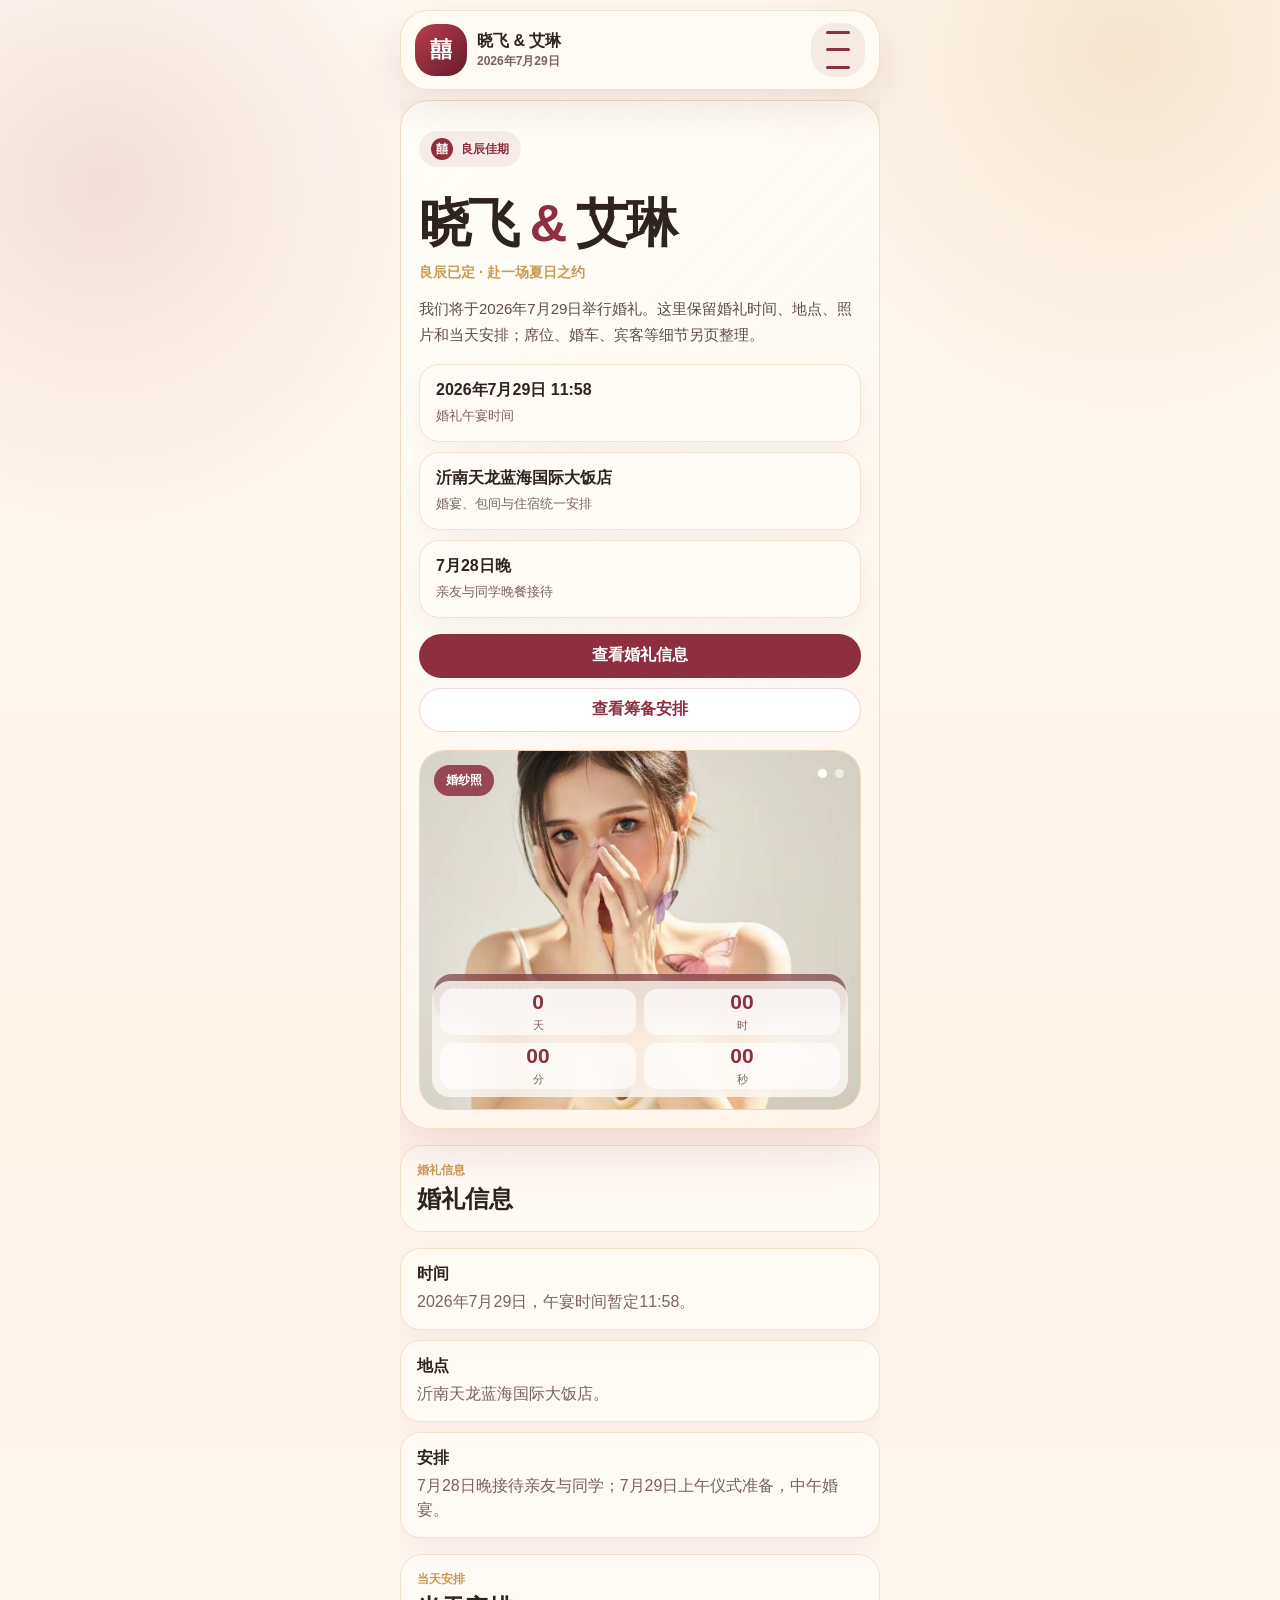
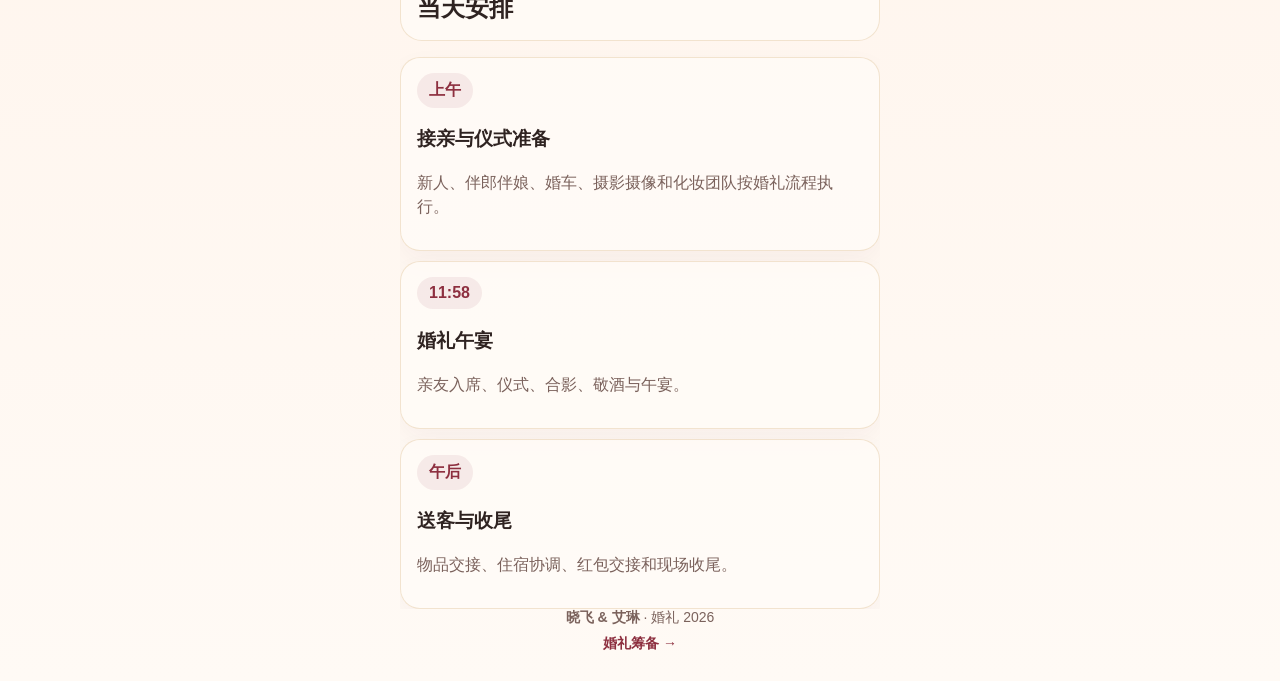
<file: index.html>
<!doctype html>
<html lang="zh-CN">
<head>
  <meta charset="utf-8">
  <meta name="viewport" content="width=device-width, initial-scale=1">
  <title>晓飞 &amp; 艾琳的婚礼</title>
  <meta name="description" content="晓飞与艾琳的婚礼首页。">
  <meta name="theme-color" content="#8d2f3f">
  <meta http-equiv="Cache-Control" content="no-cache, no-store, must-revalidate">
  <meta http-equiv="Pragma" content="no-cache">
  <meta http-equiv="Expires" content="0">
  <style>
    :root{--red:#8d2f3f;--deep:#2f2321;--gold:#c89b54;--muted:#7b625c;--paper:#fffdf8}
    *{box-sizing:border-box}html,body{margin:0;max-width:100%;overflow-x:hidden}body{font-family:-apple-system,BlinkMacSystemFont,"Segoe UI","PingFang SC","Microsoft YaHei",Arial,sans-serif;color:var(--deep);background:radial-gradient(circle at 8% 8%,rgba(141,47,63,.13),transparent 22rem),radial-gradient(circle at 88% 2%,rgba(200,155,84,.22),transparent 24rem),linear-gradient(180deg,#fff9f2,#fff3ea 48%,#fffaf5)}a{color:inherit;text-decoration:none}
    .topbar{position:sticky;top:8px;z-index:20;display:flex;align-items:center;justify-content:space-between;width:min(100% - 20px,480px);margin:10px auto;padding:12px 14px;border:1px solid rgba(200,155,84,.28);border-radius:28px;background:rgba(255,250,244,.94);box-shadow:0 16px 42px rgba(95,25,40,.11);backdrop-filter:blur(16px)}.brand{display:flex;align-items:center;gap:10px;min-width:0;color:var(--red);font-weight:900}.seal{display:grid;place-items:center;width:52px;height:52px;border-radius:20px;background:linear-gradient(135deg,#b83f50,#651a29);color:#fff;font-family:"STSong","Songti SC","SimSun",serif;font-size:22px}.brand strong{display:block;color:#2f2321;font-size:16px;line-height:1.25}.brand small{display:block;margin-top:2px;color:var(--muted);font-size:12px}.menu{display:grid;place-items:center;width:54px;height:54px;border:0;border-radius:22px;background:rgba(141,47,63,.08);color:var(--red)}.menu span{display:block;width:24px;height:3px;margin:3px;border-radius:99px;background:currentColor}.nav{position:absolute;left:10px;right:10px;top:calc(100% + 8px);display:none;grid-template-columns:repeat(2,1fr);gap:8px;padding:12px;border-radius:22px;background:rgba(255,252,247,.97);box-shadow:0 18px 48px rgba(95,25,40,.14)}.nav.open{display:grid}.nav a{display:flex;align-items:center;justify-content:center;min-height:38px;border-radius:14px;background:rgba(141,47,63,.06);color:var(--red);font-size:13px;font-weight:900}
    main{width:min(100% - 20px,480px);margin:0 auto 34px}.hero{position:relative;overflow:hidden;padding:20px;border:1px solid rgba(200,155,84,.30);border-radius:30px;background:linear-gradient(135deg,rgba(255,253,248,.92),rgba(255,244,235,.76));box-shadow:0 20px 56px rgba(95,25,40,.12)}.eyebrow{display:inline-flex;align-items:center;gap:8px;padding:7px 12px;border-radius:999px;background:rgba(141,47,63,.08);color:var(--red);font-size:12px;font-weight:900}.eyebrow:before{content:"囍";display:grid;place-items:center;width:22px;height:22px;border-radius:50%;background:var(--red);color:#fff;font-family:"STSong","Songti SC","SimSun",serif}h1{margin:16px 0 0;font-size:clamp(40px,13vw,56px);line-height:1.05;letter-spacing:-.05em;word-break:keep-all}h1 span{color:var(--red)}.subtitle{margin:12px 0 0;color:var(--gold);font-size:14px;font-weight:900}.lead{margin:14px 0 0;color:#5f4c47;font-size:15px;line-height:1.72}.meta-grid,.info-grid,.timeline{display:grid;grid-template-columns:1fr;gap:10px;margin-top:16px}.meta-card,.info-card,.time-item{padding:15px 16px;border:1px solid rgba(200,155,84,.24);border-radius:20px;background:rgba(255,252,247,.76);box-shadow:0 10px 26px rgba(95,25,40,.045)}.meta-card b,.info-card b{display:block;font-size:16px}.meta-card small,.info-card span,.time-item p{display:block;margin-top:5px;color:var(--muted);line-height:1.5}.actions{display:grid;grid-template-columns:1fr;gap:10px;margin-top:16px}.btn{display:flex;align-items:center;justify-content:center;min-height:44px;border-radius:999px;border:1px solid rgba(141,47,63,.18);background:#fff;color:var(--red);font-weight:900}.btn.primary{background:var(--red);color:#fff}.photo-card{position:relative;overflow:hidden;width:100%;min-height:360px;margin:18px 0 0;border:1px solid rgba(200,155,84,.34);border-radius:26px;background:#fff7ee}.photo-card img{position:absolute;inset:0;width:100%;height:100%;object-fit:cover;object-position:center 43%;opacity:0;transition:opacity .7s}.photo-card img.active{opacity:1}.photo-badge{position:absolute;left:14px;top:14px;z-index:5;padding:7px 12px;border-radius:999px;background:rgba(141,47,63,.86);color:#fff;font-size:12px;font-weight:900}.photo-dots{position:absolute;right:16px;top:18px;z-index:6;display:flex;gap:8px}.photo-dots button{width:9px;height:9px;padding:0;border:0;border-radius:50%;background:rgba(255,255,255,.6)}.photo-dots button.active{background:#fff}.photo-caption{position:absolute;left:14px;right:14px;bottom:90px;z-index:5;padding:12px 14px;border-radius:18px;background:rgba(95,25,40,.56);color:#fff;backdrop-filter:blur(16px)}.countdown{position:absolute;left:12px;right:12px;bottom:12px;z-index:6;display:grid;grid-template-columns:repeat(2,1fr);gap:8px;padding:8px;border-radius:18px;background:rgba(255,252,247,.78);backdrop-filter:blur(16px)}.countdown div{display:grid;place-items:center;min-height:46px;border-radius:13px;background:rgba(255,255,255,.65)}.countdown strong{color:var(--red);font-size:21px}.countdown span{color:var(--muted);font-size:11px}.section{margin-top:16px}.section-head{padding:16px;border:1px solid rgba(200,155,84,.24);border-radius:22px;background:rgba(255,252,247,.76)}.section-head p{margin:0;color:var(--gold);font-size:12px;font-weight:900}.section-head h2{margin:4px 0 0;font-size:24px}.time{display:inline-flex;padding:7px 12px;border-radius:999px;background:rgba(141,47,63,.08);color:var(--red);font-weight:900}.footer{width:min(100% - 20px,480px);margin:0 auto 28px;text-align:center;color:var(--muted);font-size:14px}.footer a{display:inline-flex;margin-top:8px;color:var(--red);font-weight:900}
  </style>
  <link rel="stylesheet" href="assets/mobile.css?v=force-mobile-20260611-v2">
  <script src="assets/app.js?v=elegant-copy-20260611-v2" defer></script>
</head>
<body class="public-page">
  <header class="topbar">
    <a class="brand" href="#home"><span class="seal">囍</span><span><strong>晓飞 &amp; 艾琳</strong><small>2026年7月29日</small></span></a>
    <button class="menu" id="menu" aria-label="展开导航"><span></span><span></span><span></span></button>
    <nav class="nav" id="nav"><a href="#info">婚礼信息</a><a href="#schedule">当天安排</a><a href="internal.html">婚礼筹备</a></nav>
  </header>
  <main>
    <section id="home" class="hero">
      <p class="eyebrow">良辰佳期</p>
      <h1>晓飞 <span>&amp;</span> 艾琳</h1>
      <p class="subtitle">良辰已定 · 赴一场夏日之约</p>
      <p class="lead">我们将于2026年7月29日举行婚礼。这里保留婚礼时间、地点、照片和当天安排；席位、婚车、宾客等细节另页整理。</p>
      <div class="meta-grid">
        <article class="meta-card"><b>2026年7月29日 11:58</b><small>婚礼午宴时间</small></article>
        <article class="meta-card"><b>沂南天龙蓝海国际大饭店</b><small>婚宴、包间与住宿统一安排</small></article>
        <article class="meta-card"><b>7月28日晚</b><small>亲友与同学晚餐接待</small></article>
      </div>
      <div class="actions"><a class="btn primary" href="#info">查看婚礼信息</a><a class="btn" href="internal.html">查看筹备安排</a></div>
      <figure class="photo-card" id="photoCarousel"><div class="photo-badge">婚纱照</div><div class="photo-dots" id="photoDots"></div><figcaption class="photo-caption"><strong>我们的婚纱照</strong><small>晓飞 &amp; 艾琳</small></figcaption><div class="countdown"><div><strong id="d">--</strong><span>天</span></div><div><strong id="h">--</strong><span>时</span></div><div><strong id="m">--</strong><span>分</span></div><div><strong id="s">--</strong><span>秒</span></div></div></figure>
    </section>
    <section id="info" class="section"><div class="section-head"><p>婚礼信息</p><h2>婚礼信息</h2></div><div class="info-grid"><article class="info-card"><b>时间</b><span>2026年7月29日，午宴时间暂定11:58。</span></article><article class="info-card"><b>地点</b><span>沂南天龙蓝海国际大饭店。</span></article><article class="info-card"><b>安排</b><span>7月28日晚接待亲友与同学；7月29日上午仪式准备，中午婚宴。</span></article></div></section>
    <section id="schedule" class="section"><div class="section-head"><p>当天安排</p><h2>当天安排</h2></div><div class="timeline"><article class="time-item"><div class="time">上午</div><h3>接亲与仪式准备</h3><p>新人、伴郎伴娘、婚车、摄影摄像和化妆团队按婚礼流程执行。</p></article><article class="time-item"><div class="time">11:58</div><h3>婚礼午宴</h3><p>亲友入席、仪式、合影、敬酒与午宴。</p></article><article class="time-item"><div class="time">午后</div><h3>送客与收尾</h3><p>物品交接、住宿协调、红包交接和现场收尾。</p></article></div></section>
  </main>
  <footer class="footer"><strong>晓飞 &amp; 艾琳</strong><span> · 婚礼 2026</span><br><a href="internal.html">婚礼筹备 →</a></footer>
</body>
</html>
</file>
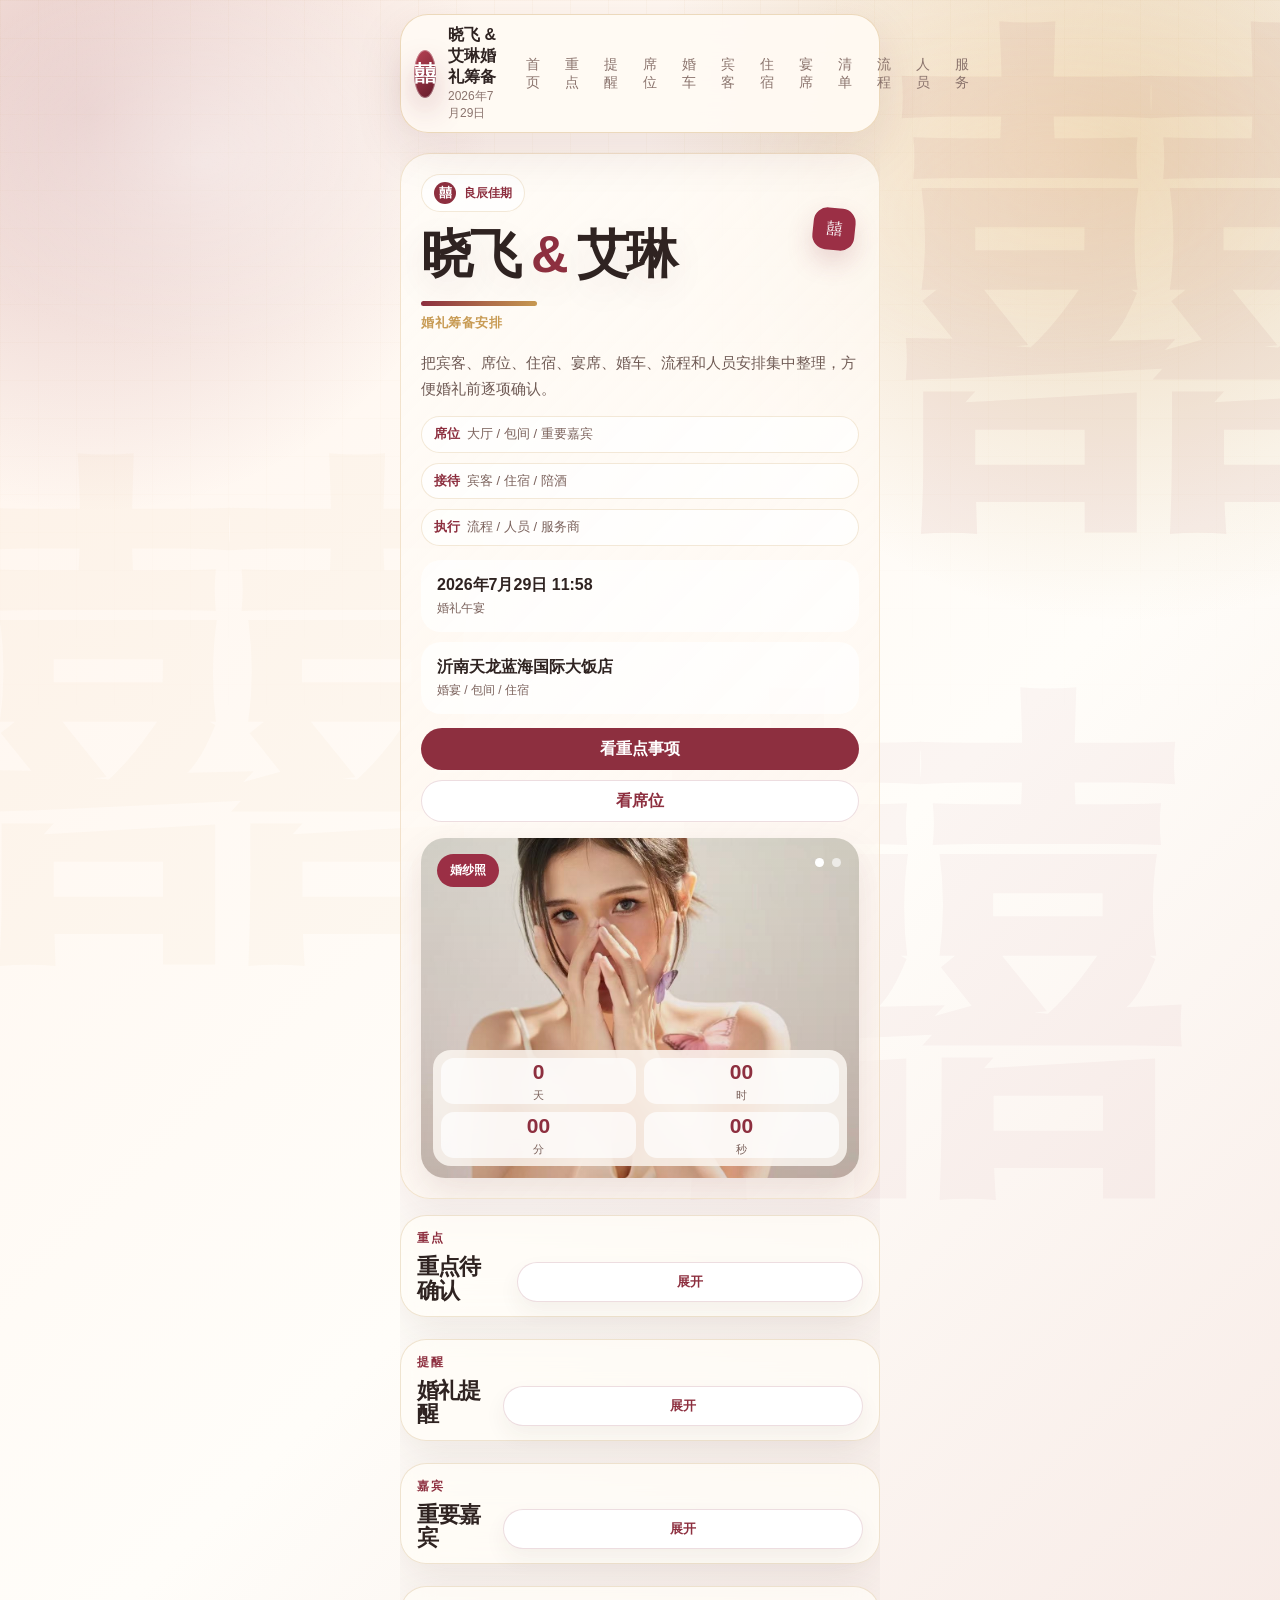
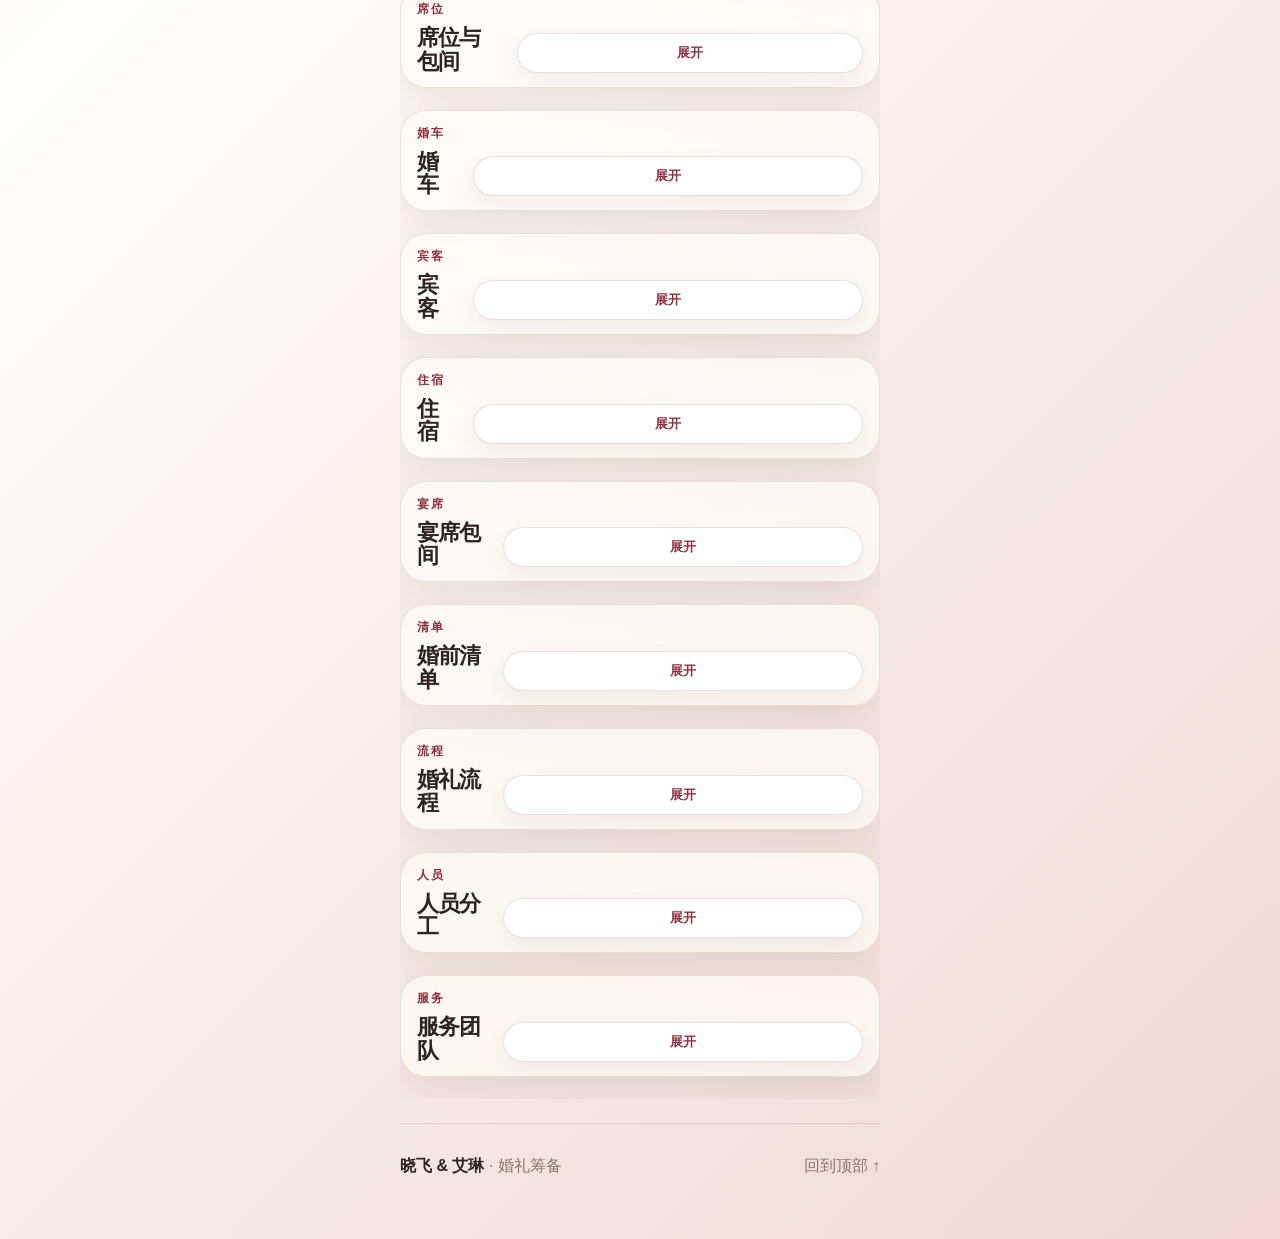
<file: internal.html>
<!doctype html>
<html lang="zh-CN">
<head>
  <meta charset="utf-8">
  <meta name="viewport" content="width=device-width, initial-scale=1">
  <title>晓飞 &amp; 艾琳婚礼筹备</title>
  <meta name="description" content="晓飞与艾琳的婚礼安排与执行清单。">
  <meta name="theme-color" content="#8d2f3f">
  <meta http-equiv="Cache-Control" content="no-cache, no-store, must-revalidate">
  <meta http-equiv="Pragma" content="no-cache">
  <meta http-equiv="Expires" content="0">
  <script>
    (function(){
      var v = Date.now();
      ['style','layout','tables','visual','internal-hero','mobile'].forEach(function(name){
        var link = document.createElement('link');
        link.rel = 'stylesheet';
        link.href = 'assets/' + name + '.css?v=' + v;
        document.head.appendChild(link);
      });
      var script = document.createElement('script');
      script.src = 'assets/app.js?v=' + v;
      script.defer = true;
      document.head.appendChild(script);
    })();
  </script>
</head>
<body class="ops-page">
<header class="topbar">
  <a class="brand" href="#home"><span class="seal">囍</span><span><strong>晓飞 &amp; 艾琳婚礼筹备</strong><small>2026年7月29日</small></span></a>
  <button class="menu" id="menu" aria-label="展开导航"><span></span><span></span><span></span></button>
  <nav class="nav" id="nav"><a href="#home">首页</a><a href="#risks">重点</a><a href="#notes">提醒</a><a href="#visual-layout">席位</a><a href="#cars">婚车</a><a href="#guests">宾客</a><a href="#rooms">住宿</a><a href="#meals">宴席</a><a href="#todo">清单</a><a href="#schedule">流程</a><a href="#people">人员</a><a href="#contacts">服务</a></nav>
</header>

<main>
  <section id="home" class="section"></section>

  <section id="risks" class="section ops-section">
    <div class="section-split-head"><div class="heading"><p class="kicker">重点</p><h2>重点待确认</h2></div></div>
    <div class="table-panel"><div class="table-title"><h3>近期确认事项</h3></div><table class="work-table"><thead><tr><th>事项</th><th>状态</th><th>下一步</th><th>负责人</th></tr></thead><tbody>
      <tr><td>新郎同学人数超出秋水包间</td><td><span class="tag risk">需确认</span></td><td>加位或调剂1人</td><td>新郎</td></tr>
      <tr><td>女方亲友午餐陪酒人员</td><td><span class="tag risk">待确认</span></td><td>确认至少3名男方亲友</td><td>男方家庭</td></tr>
      <tr><td>婚车乘坐安排</td><td><span class="tag risk">待确认</span></td><td>逐车补人员、司机、车牌</td><td>新郎/婚庆</td></tr>
      <tr><td>住宿入住名单</td><td><span class="tag progress">整理中</span></td><td>补入住人、房型、到店时间</td><td>新人/酒店</td></tr>
    </tbody></table></div>
  </section>

  <section id="notes" class="section ops-section">
    <div class="section-split-head"><div class="heading"><p class="kicker">提醒</p><h2>婚礼提醒</h2></div></div>
    <div class="ops-notes-grid">
      <article class="ops-note-card risk"><b>席位</b><span>11桌预留给王老师与硕博同学；秋水包间需处理1人差额。</span></article>
      <article class="ops-note-card risk"><b>接待</b><span>7月29日女方亲友单间需安排男方亲友陪酒，建议至少3人。</span></article>
      <article class="ops-note-card"><b>婚车</b><span>10辆车：主婚车、8辆跟车、1辆录像车；需补乘坐人与车牌。</span></article>
      <article class="ops-note-card"><b>物品</b><span>戒指、手捧花、红包、婚鞋、补妆包、急救包需指定保管人。</span></article>
    </div>
  </section>

  <section id="honored-guests" class="section ops-section">
    <div class="section-split-head"><div class="heading"><p class="kicker">嘉宾</p><h2>重要嘉宾</h2></div></div>
    <div class="table-panel"><div class="table-title"><h3>仪式角色</h3></div><table class="work-table"><thead><tr><th>角色</th><th>人员</th><th>席位</th><th>下一步</th></tr></thead><tbody>
      <tr><td>证婚人</td><td>王老师</td><td>大厅11桌 · 王老师/硕博同学</td><td>确认发言、串词、上台时间</td></tr>
    </tbody></table></div>
  </section>

  <section id="visual-layout" class="section ops-section">
    <div class="section-split-head"><div class="heading"><p class="kicker">席位</p><h2>席位与包间</h2></div></div>
    <div class="table-panel"><div class="table-title"><h3>大厅桌位示意</h3></div><div class="hall-visual"><div class="hall-stage">舞台 / 仪式区</div><div class="hall-main-table"><div class="table-node main"><strong>主桌</strong><small>新人 / 父母</small></div></div><div class="hall-grid"><div class="table-node"><strong>1桌</strong><small>待分配</small></div><div class="table-node"><strong>2桌</strong><small>待分配</small></div><div class="table-node"><strong>3桌</strong><small>待分配</small></div><div class="table-node"><strong>4桌</strong><small>待分配</small></div><div class="table-node"><strong>5桌</strong><small>待分配</small></div><div class="table-node"><strong>6桌</strong><small>待分配</small></div><div class="table-node"><strong>7桌</strong><small>待分配</small></div><div class="table-node"><strong>8桌</strong><small>待分配</small></div><div class="table-node"><strong>9桌</strong><small>待分配</small></div><div class="table-node"><strong>10桌</strong><small>待分配</small></div><div class="table-node confirmed"><strong>11桌</strong><small>王老师<br>硕博同学</small></div><div class="table-node"><strong>12桌</strong><small>待分配</small></div><div class="table-node"><strong>13桌</strong><small>待分配</small></div><div class="table-node"><strong>14桌</strong><small>待分配</small></div><div class="table-node"><strong>15桌</strong><small>待分配</small></div></div><div class="hall-entry">入口 / 签到</div></div></div>
    <div class="visual-split"><div class="table-panel"><div class="table-title"><h3>7月28日晚餐</h3></div><div class="room-visual-grid"><div class="room-box confirmed"><strong>高朋</strong><span>30位</span><small>女方亲友</small></div><div class="room-box risk"><strong>秋水</strong><span>14位</span><small>新郎同学15人</small></div><div class="room-box pending"><strong>胜友</strong><span>20位</span><small>同学/备用</small></div><div class="room-box spare"><strong>长天</strong><span>10位</span><small>机动</small></div></div></div><div class="table-panel"><div class="table-title"><h3>7月29日午餐</h3></div><div class="room-visual-grid"><div class="room-box pending"><strong>俊采</strong><span>10位</span><small>女方亲友</small></div><div class="room-box pending"><strong>星驰</strong><span>10位</span><small>女方亲友</small></div><div class="room-box pending"><strong>青云</strong><span>10位</span><small>女方亲友</small></div><div class="room-box spare"><strong>备用</strong><span>14/12/10位</span><small>钟鸣/鼎食/良辰</small></div></div></div></div>
  </section>

  <section id="cars" class="section ops-section"><div class="section-split-head"><div class="heading"><p class="kicker">婚车</p><h2>婚车</h2></div></div><div class="table-panel"><div class="table-title"><h3>车队安排</h3></div><table class="work-table"><thead><tr><th>车辆</th><th>用途</th><th>人员</th><th>状态</th></tr></thead><tbody><tr><td>1号车 · 劳斯莱斯古斯特</td><td>主婚车</td><td>新郎、新娘</td><td><span class="tag done">已定</span></td></tr><tr><td>2-9号车 · 奔驰E300</td><td>跟车/机动</td><td>伴郎伴娘、亲友、工作人员</td><td><span class="tag wait">逐车确认</span></td></tr><tr><td>10号车 · 录像车</td><td>拍摄</td><td>录像团队</td><td><span class="tag done">已列入</span></td></tr></tbody></table></div></section>

  <section id="guests" class="section ops-section"><div class="section-split-head"><div class="heading"><p class="kicker">宾客</p><h2>宾客</h2></div></div><div class="table-panel"><div class="table-title"><h3>分组汇总</h3></div><table class="work-table"><thead><tr><th>分组</th><th>人数</th><th>安排</th><th>备注</th></tr></thead><tbody><tr><td>男方亲友</td><td>待补充</td><td>大厅/陪酒候选</td><td><span class="tag wait">补充</span></td></tr><tr><td>女方亲友</td><td>约30人</td><td>高朋 / 俊采星驰青云</td><td><span class="tag risk">需陪酒</span></td></tr><tr><td>新郎同学</td><td>15人</td><td>秋水14位</td><td><span class="tag risk">超1人</span></td></tr><tr><td>王老师与硕博同学</td><td>待确认</td><td>大厅11桌</td><td><span class="tag done">已预留</span></td></tr><tr><td>新娘同学</td><td>2人</td><td>胜友预留</td><td><span class="tag progress">确认中</span></td></tr></tbody></table></div><div class="table-panel"><div class="table-title"><h3>详细名单</h3></div><div class="guest-summary" id="guestSummary"></div><div class="guest-policy" id="guestPolicy"></div><div class="guest-groups" id="guestGroups"></div></div></section>

  <section id="rooms" class="section ops-section"><div class="section-split-head"><div class="heading"><p class="kicker">住宿</p><h2>住宿</h2></div></div><div class="table-panel"><div class="table-title"><h3>房型</h3></div><table class="work-table"><thead><tr><th>房型</th><th>数量</th><th>用途</th><th>下一步</th></tr></thead><tbody><tr><td>大床房</td><td>6间</td><td>亲友</td><td>补入住人</td></tr><tr><td>双床房</td><td>15间</td><td>亲友/拼房</td><td>确认拼房</td></tr><tr><td>豪华套房</td><td>1间</td><td>发嫁房</td><td>确认布置</td></tr><tr><td>行政套房</td><td>1间</td><td>机动</td><td>待分配</td></tr><tr><td>观景房</td><td>2间</td><td>机动</td><td>待分配</td></tr></tbody></table></div></section>

  <section id="meals" class="section ops-section"><div class="section-split-head"><div class="heading"><p class="kicker">宴席</p><h2>宴席包间</h2></div></div><div class="table-grid-2"><div class="table-panel"><div class="table-title"><h3>7月28日晚餐</h3></div><table class="work-table"><tbody><tr><td>高朋</td><td>30位</td><td>女方亲友</td></tr><tr><td>秋水</td><td>14位</td><td>新郎同学</td></tr><tr><td>胜友</td><td>20位</td><td>同学/备用</td></tr><tr><td>长天</td><td>10位</td><td>机动</td></tr></tbody></table></div><div class="table-panel"><div class="table-title"><h3>7月29日午餐</h3></div><table class="work-table"><tbody><tr><td>俊采</td><td>10位</td><td>女方亲友</td></tr><tr><td>星驰</td><td>10位</td><td>女方亲友</td></tr><tr><td>青云</td><td>10位</td><td>女方亲友</td></tr><tr><td>备用</td><td>14/12/10位</td><td>机动</td></tr></tbody></table></div></div></section>

  <section id="todo" class="section ops-section"><div class="section-split-head"><div class="heading"><p class="kicker">清单</p><h2>婚前清单</h2></div></div><div class="table-panel"><div class="table-title"><h3>待确认事项</h3></div><table class="work-table"><thead><tr><th>事项</th><th>状态</th><th>下一步</th></tr></thead><tbody><tr><td>婚纱礼服</td><td><span class="tag progress">进行中</span></td><td>确认配饰</td></tr><tr><td>新郎西服</td><td><span class="tag wait">待确认</span></td><td>确认衬衫/鞋</td></tr><tr><td>婚戒首饰</td><td><span class="tag wait">待确认</span></td><td>确认保管人</td></tr><tr><td>喜糖喜酒伴手礼</td><td><span class="tag wait">待采购</span></td><td>确认数量</td></tr><tr><td>人员分工</td><td><span class="tag risk">待补充</span></td><td>补接待/签到/陪酒</td></tr></tbody></table></div></section>

  <section id="schedule" class="section ops-section"><div class="section-split-head"><div class="heading"><p class="kicker">流程</p><h2>婚礼流程</h2></div></div><div id="scheduleStages" class="schedule-stages"></div></section>

  <section id="people" class="section ops-section"><div class="section-split-head"><div class="heading"><p class="kicker">人员</p><h2>人员分工</h2></div></div><div class="table-panel"><div class="table-title"><h3>亲友协助</h3></div><table class="work-table"><thead><tr><th>角色</th><th>人员</th><th>职责</th><th>状态</th></tr></thead><tbody><tr><td>伴郎团</td><td>赵大玮、亢一舟</td><td>接亲、婚车、跑腿、敬酒</td><td><span class="tag done">已确认</span></td></tr><tr><td>伴娘团</td><td>陶云、宋卓然</td><td>堵门、婚鞋、补妆、物品</td><td><span class="tag done">已确认</span></td></tr><tr><td>男方陪酒</td><td>待补充</td><td>女方单间接待</td><td><span class="tag risk">至少3人</span></td></tr><tr><td>住宿协调</td><td>待指定</td><td>入住、房卡、退房</td><td><span class="tag wait">待指定</span></td></tr><tr><td>签到/红包</td><td>待指定</td><td>签到、红包、交接</td><td><span class="tag wait">待指定</span></td></tr></tbody></table></div></section>

  <section id="contacts" class="section ops-section"><div class="section-split-head"><div class="heading"><p class="kicker">服务</p><h2>服务团队</h2></div></div><div class="table-panel"><div class="table-title"><h3>婚礼服务</h3></div><table class="work-table"><thead><tr><th>类别</th><th>联系人</th><th>说明</th><th>职责</th></tr></thead><tbody><tr><td>整体婚礼服务</td><td>尚唯婚礼 · 薛亮</td><td>已隐藏</td><td>整体协调</td></tr><tr><td>酒店销售经理</td><td>王宏英</td><td>已隐藏</td><td>酒店/宴会/房间</td></tr><tr><td>婚礼管家</td><td>晓娜</td><td>现场执行</td><td>流程衔接</td></tr><tr><td>主持人</td><td>建昌</td><td>—</td><td>仪式主持</td></tr><tr><td>化妆师</td><td>一月</td><td>—</td><td>妆造</td></tr><tr><td>录像</td><td>临沂创影</td><td>—</td><td>视频</td></tr><tr><td>跟拍</td><td>李强</td><td>—</td><td>照片</td></tr><tr><td>花艺</td><td>手捧花 · 胸花</td><td>—</td><td>婚车/花艺</td></tr></tbody></table></div></section>
</main>

<footer class="footer"><div><strong>晓飞 &amp; 艾琳</strong><span> · 婚礼筹备</span></div><a href="#home">回到顶部 ↑</a></footer>
</body>
</html>
</file>
<file: assets/mobile.css>
html,body{max-width:100%;overflow-x:hidden}*,*:before,*:after{box-sizing:border-box;writing-mode:horizontal-tb;text-orientation:mixed}main,.ops-page main,.public-page main{width:min(100% - 20px,480px)!important;max-width:480px!important;margin:0 auto!important;overflow-x:hidden!important}.topbar,.ops-page .topbar,.public-page .topbar{width:min(100% - 20px,480px)!important;max-width:480px!important;margin:10px auto!important;border-radius:28px!important}.ops-page .ops-hero,.hero{display:block!important;width:100%!important;max-width:100%!important;min-height:auto!important;padding:18px!important;border-radius:28px!important;overflow:hidden!important}.ops-page .ops-hero:before,.ops-page .ops-hero:after{display:none!important}.ops-page .ops-hero-copy,.ops-page .ops-title-card,.hero-copy{width:100%!important;max-width:100%!important;min-width:0!important}.ops-page .ops-hero-copy{border:0!important;box-shadow:none!important;background:transparent!important;padding:0!important}.ops-page .ops-title-card{border:0!important;box-shadow:none!important;background:transparent!important;border-radius:0!important}.ops-page .ops-title-card h1,.hero h1{font-size:clamp(34px,11vw,52px)!important;line-height:1.1!important;white-space:normal!important;word-break:keep-all!important;overflow-wrap:normal!important}.ops-lead,.lead{font-size:15px!important;line-height:1.72!important;word-break:normal!important}.meta-grid,.info-grid,.table-grid-2,.table-grid-3,.visual-split,.room-visual-grid,.hall-grid,.guest-cards,.schedule-stages,.stage-list,.ops-actions,.ops-brief-grid,.ops-module-grid,.ops-notes-grid{display:grid!important;grid-template-columns:1fr!important;gap:10px!important}.section,.ops-section{width:100%!important;max-width:100%!important;padding:0!important;margin-top:16px!important}.table-panel{width:100%!important;max-width:100%!important;overflow-x:auto!important}.work-table{min-width:680px!important;width:680px!important;font-size:13px!important}.nav{grid-template-columns:repeat(3,1fr)!important}.footer{width:min(100% - 20px,480px)!important;max-width:480px!important;text-align:center!important}.ops-page .ops-hero-media{display:block!important;width:100%!important;max-width:100%!important;margin-top:16px!important}.ops-page .ops-photo-card{width:100%!important;min-height:340px!important;border-radius:24px!important}.ops-page .ops-countdown{grid-template-columns:repeat(2,1fr)!important}#internal-quick-entry,.ops-status-row,.ops-ribbon{display:none!important}.ops-brief-grid article:nth-child(n+3){display:none!important}.ops-actions .ops-btn:nth-child(n+3){display:none!important}.ops-actions{margin-top:14px!important}.ops-btn{min-height:42px!important}.ops-title-seal{display:none!important}.ops-eyebrow{margin-bottom:12px!important}.ops-title-card p{margin-top:6px!important}.ops-lead{margin-top:14px!important}.ops-brief-grid article{padding:14px 16px!important;border-radius:18px!important}.ops-photo-caption{display:none!important}.ops-page .ops-hero{box-shadow:0 14px 38px rgba(95,25,40,.08)!important}.ops-page .section-split-head h2{font-size:22px!important}.ops-page .section-split-head{padding:14px 16px!important}.ops-section.is-collapsed .ops-collapsible-body{display:none!important}.ops-section:not(.is-collapsed) .ops-collapsible-body{display:block!important}.ops-toggle{width:100%!important;margin-top:10px!important;min-height:40px!important;border:1px solid rgba(141,47,63,.16)!important;border-radius:999px!important;background:#fff!important;color:#8d2f3f!important;font-weight:900!important}
</file>
